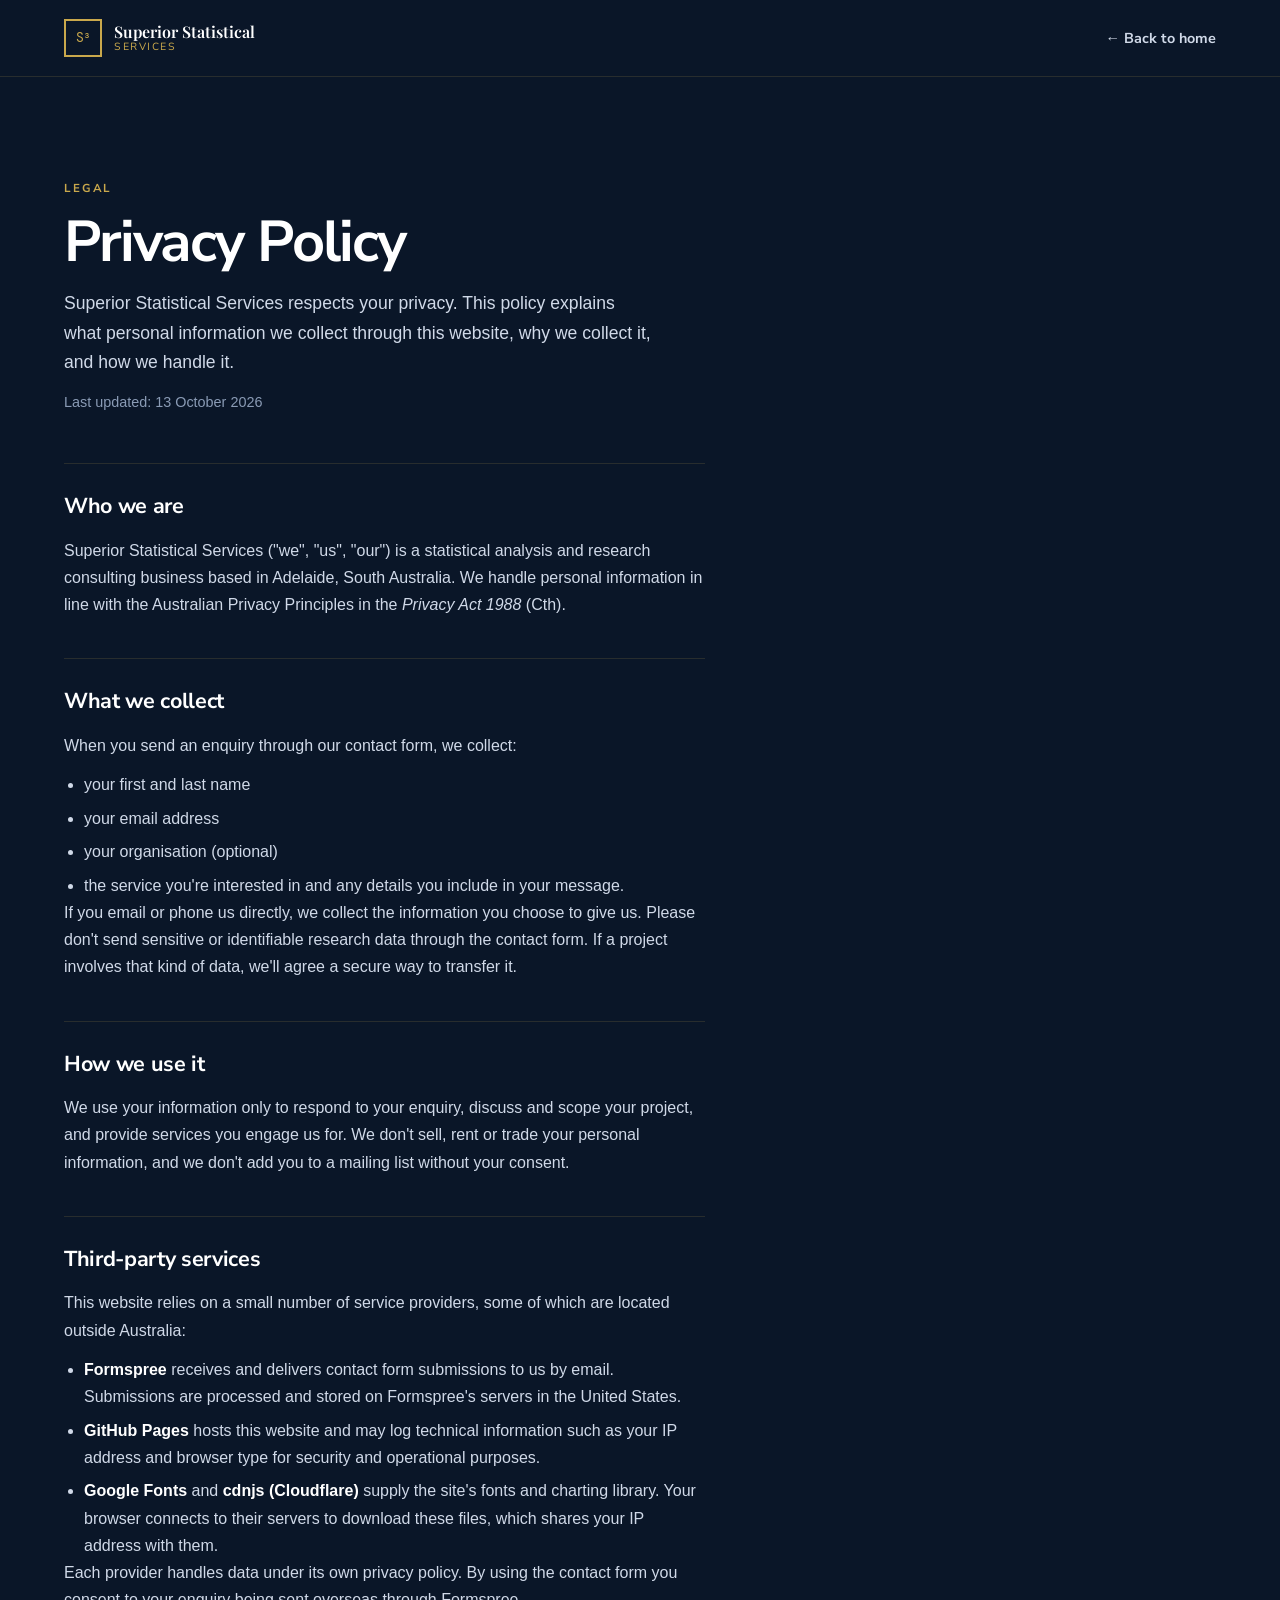
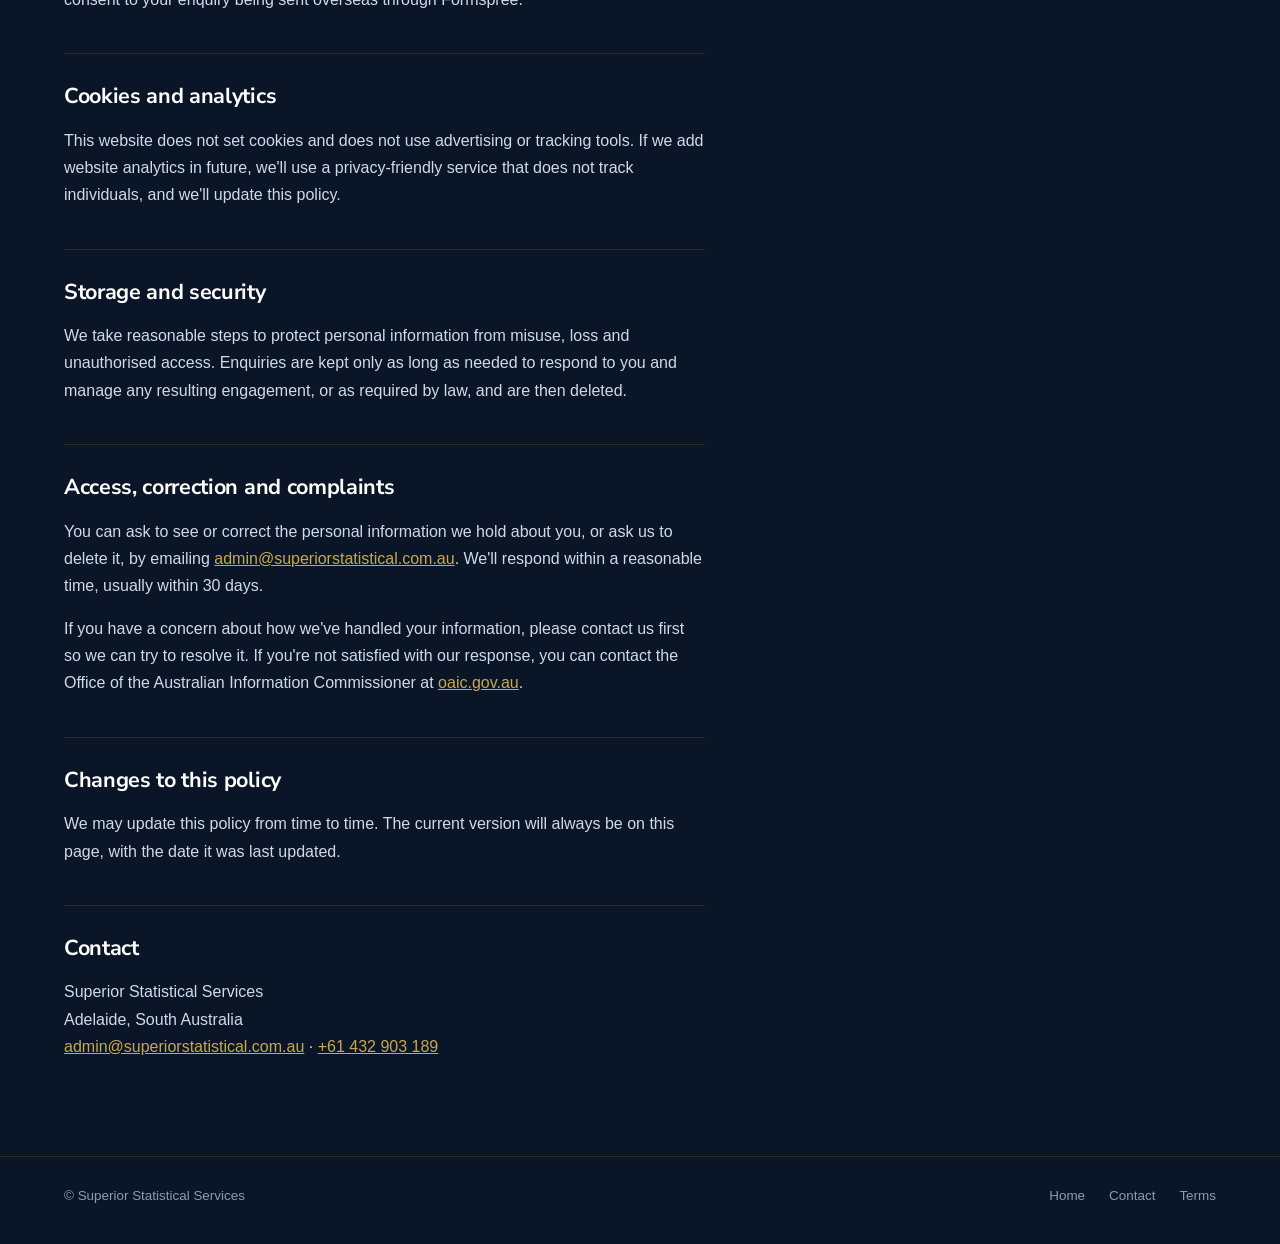
<file: privacy.html>
<!DOCTYPE html>
<html lang="en">
<head>
<meta charset="UTF-8">
<meta name="viewport" content="width=device-width, initial-scale=1.0" />
<meta name="theme-color" content="#0a1628" />
<link rel="icon" type="image/x-icon" href="/favicon.ico" />
<link rel="icon" type="image/png" sizes="32x32" href="/favicon-32x32.png" />
<link rel="icon" type="image/png" sizes="16x16" href="/favicon-16x16.png" />
<link rel="apple-touch-icon" sizes="180x180" href="/apple-touch-icon.png" />
<link rel="manifest" href="/site.webmanifest" />
<meta property="og:site_name" content="Superior Statistical Services" />
<meta property="og:locale" content="en_AU" />
<meta property="og:type" content="website" />
<meta property="og:image" content="https://superiorstatistical.com.au/og-image.png" />
<meta property="og:image:width" content="1200" />
<meta property="og:image:height" content="630" />
<meta name="twitter:card" content="summary_large_image" />
<link rel="preconnect" href="https://fonts.googleapis.com" />
<link rel="preconnect" href="https://fonts.gstatic.com" crossorigin />
<link href="https://fonts.googleapis.com/css2?family=Nunito+Sans:wght@300;400;700&display=swap" rel="stylesheet" />
<link href="https://fonts.googleapis.com/css2?family=DM+Mono&family=Playfair+Display:wght@600&display=swap&text=SuperiorStatcl%20%C2%B3" rel="stylesheet" />
<link rel="stylesheet" href="/page.css" />
<title>Privacy Policy | Superior Statistical Services</title>
<meta name="description" content="How Superior Statistical Services collects, uses, stores and protects personal information submitted through this website.">
<link rel="canonical" href="https://superiorstatistical.com.au/privacy.html" />
<meta property="og:title" content="Privacy Policy | Superior Statistical Services" />
<meta property="og:url" content="https://superiorstatistical.com.au/privacy.html" />
</head>
<body>

<header class="top">
  <div class="wrap">
    <a href="/" class="logo" aria-label="Superior Statistical Services home">
      <div class="logo-mark">S³</div>
      <div class="logo-text">Superior Statistical<span>Services</span></div>
    </a>
    <a href="/" class="back">← Back to home</a>
  </div>
</header>

<main>
  <div class="wrap">
    <span class="label">Legal</span>
    <h1>Privacy Policy</h1>
    <p class="lede">Superior Statistical Services respects your privacy. This policy explains what personal information we collect through this website, why we collect it, and how we handle it.</p>
    <p class="updated">Last updated: 13 October 2026</p>

    <div class="prose">
      <h2>Who we are</h2>
      <p>Superior Statistical Services ("we", "us", "our") is a statistical analysis and research consulting business based in Adelaide, South Australia. We handle personal information in line with the Australian Privacy Principles in the <em>Privacy Act 1988</em> (Cth).</p>

      <h2>What we collect</h2>
      <p>When you send an enquiry through our contact form, we collect:</p>
      <ul>
        <li>your first and last name</li>
        <li>your email address</li>
        <li>your organisation (optional)</li>
        <li>the service you're interested in and any details you include in your message.</li>
      </ul>
      <p>If you email or phone us directly, we collect the information you choose to give us. Please don't send sensitive or identifiable research data through the contact form. If a project involves that kind of data, we'll agree a secure way to transfer it.</p>

      <h2>How we use it</h2>
      <p>We use your information only to respond to your enquiry, discuss and scope your project, and provide services you engage us for. We don't sell, rent or trade your personal information, and we don't add you to a mailing list without your consent.</p>

      <h2>Third-party services</h2>
      <p>This website relies on a small number of service providers, some of which are located outside Australia:</p>
      <ul>
        <li><strong>Formspree</strong> receives and delivers contact form submissions to us by email. Submissions are processed and stored on Formspree's servers in the United States.</li>
        <li><strong>GitHub Pages</strong> hosts this website and may log technical information such as your IP address and browser type for security and operational purposes.</li>
        <li><strong>Google Fonts</strong> and <strong>cdnjs (Cloudflare)</strong> supply the site's fonts and charting library. Your browser connects to their servers to download these files, which shares your IP address with them.</li>
      </ul>
      <p>Each provider handles data under its own privacy policy. By using the contact form you consent to your enquiry being sent overseas through Formspree.</p>

      <h2>Cookies and analytics</h2>
      <p>This website does not set cookies and does not use advertising or tracking tools. If we add website analytics in future, we'll use a privacy-friendly service that does not track individuals, and we'll update this policy.</p>

      <h2>Storage and security</h2>
      <p>We take reasonable steps to protect personal information from misuse, loss and unauthorised access. Enquiries are kept only as long as needed to respond to you and manage any resulting engagement, or as required by law, and are then deleted.</p>

      <h2>Access, correction and complaints</h2>
      <p>You can ask to see or correct the personal information we hold about you, or ask us to delete it, by emailing <a href="mailto:admin@superiorstatistical.com.au">admin@superiorstatistical.com.au</a>. We'll respond within a reasonable time, usually within 30 days.</p>
      <p>If you have a concern about how we've handled your information, please contact us first so we can try to resolve it. If you're not satisfied with our response, you can contact the Office of the Australian Information Commissioner at <a href="https://www.oaic.gov.au" rel="noopener">oaic.gov.au</a>.</p>

      <h2>Changes to this policy</h2>
      <p>We may update this policy from time to time. The current version will always be on this page, with the date it was last updated.</p>

      <h2>Contact</h2>
      <p>Superior Statistical Services<br>Adelaide, South Australia<br><a href="mailto:admin@superiorstatistical.com.au">admin@superiorstatistical.com.au</a> · <a href="tel:+61432903189">+61 432 903 189</a></p>
    </div>
  </div>
</main>

<footer>
  <div class="wrap">
    <span>© Superior Statistical Services</span>
    <ul>
      <li><a href="/">Home</a></li>
      <li><a href="/#contact">Contact</a></li>
      <li><a href="/terms.html">Terms</a></li>
    </ul>
  </div>
</footer>

</body>
</html>
</file>
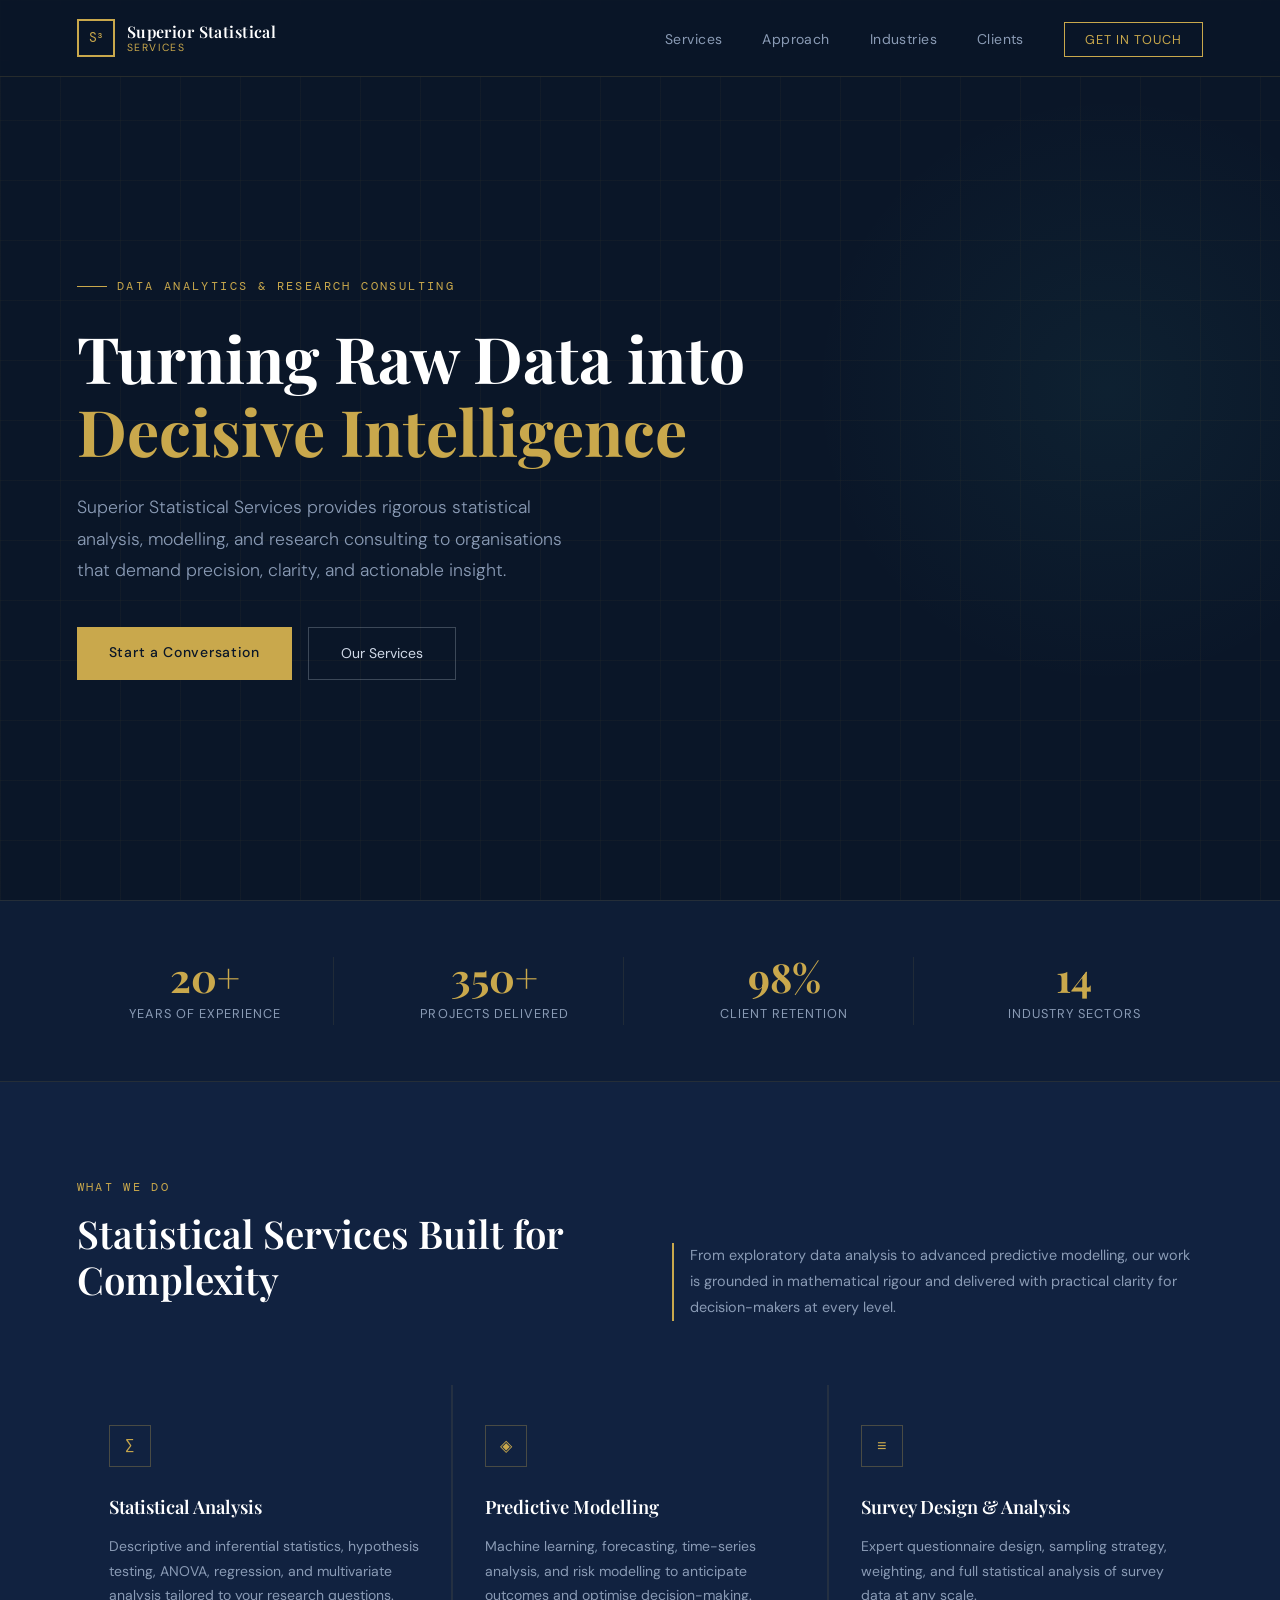
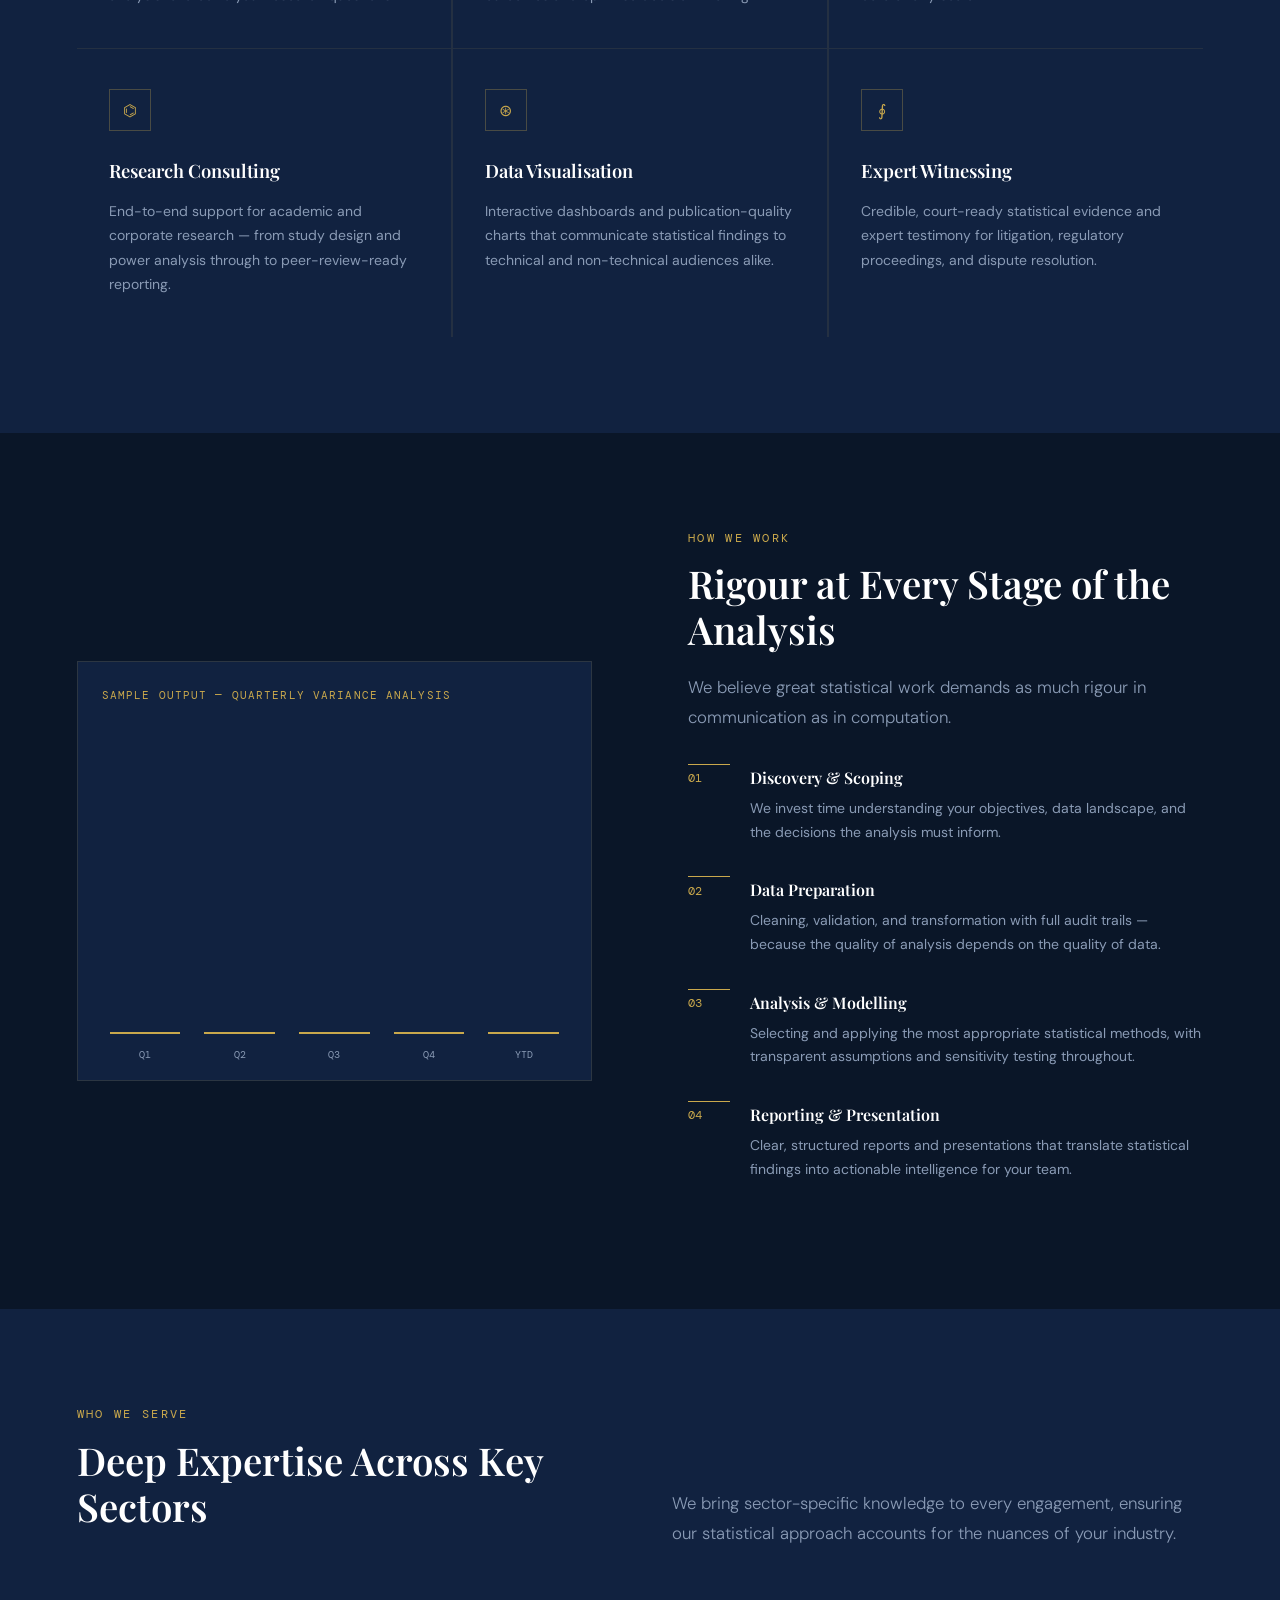
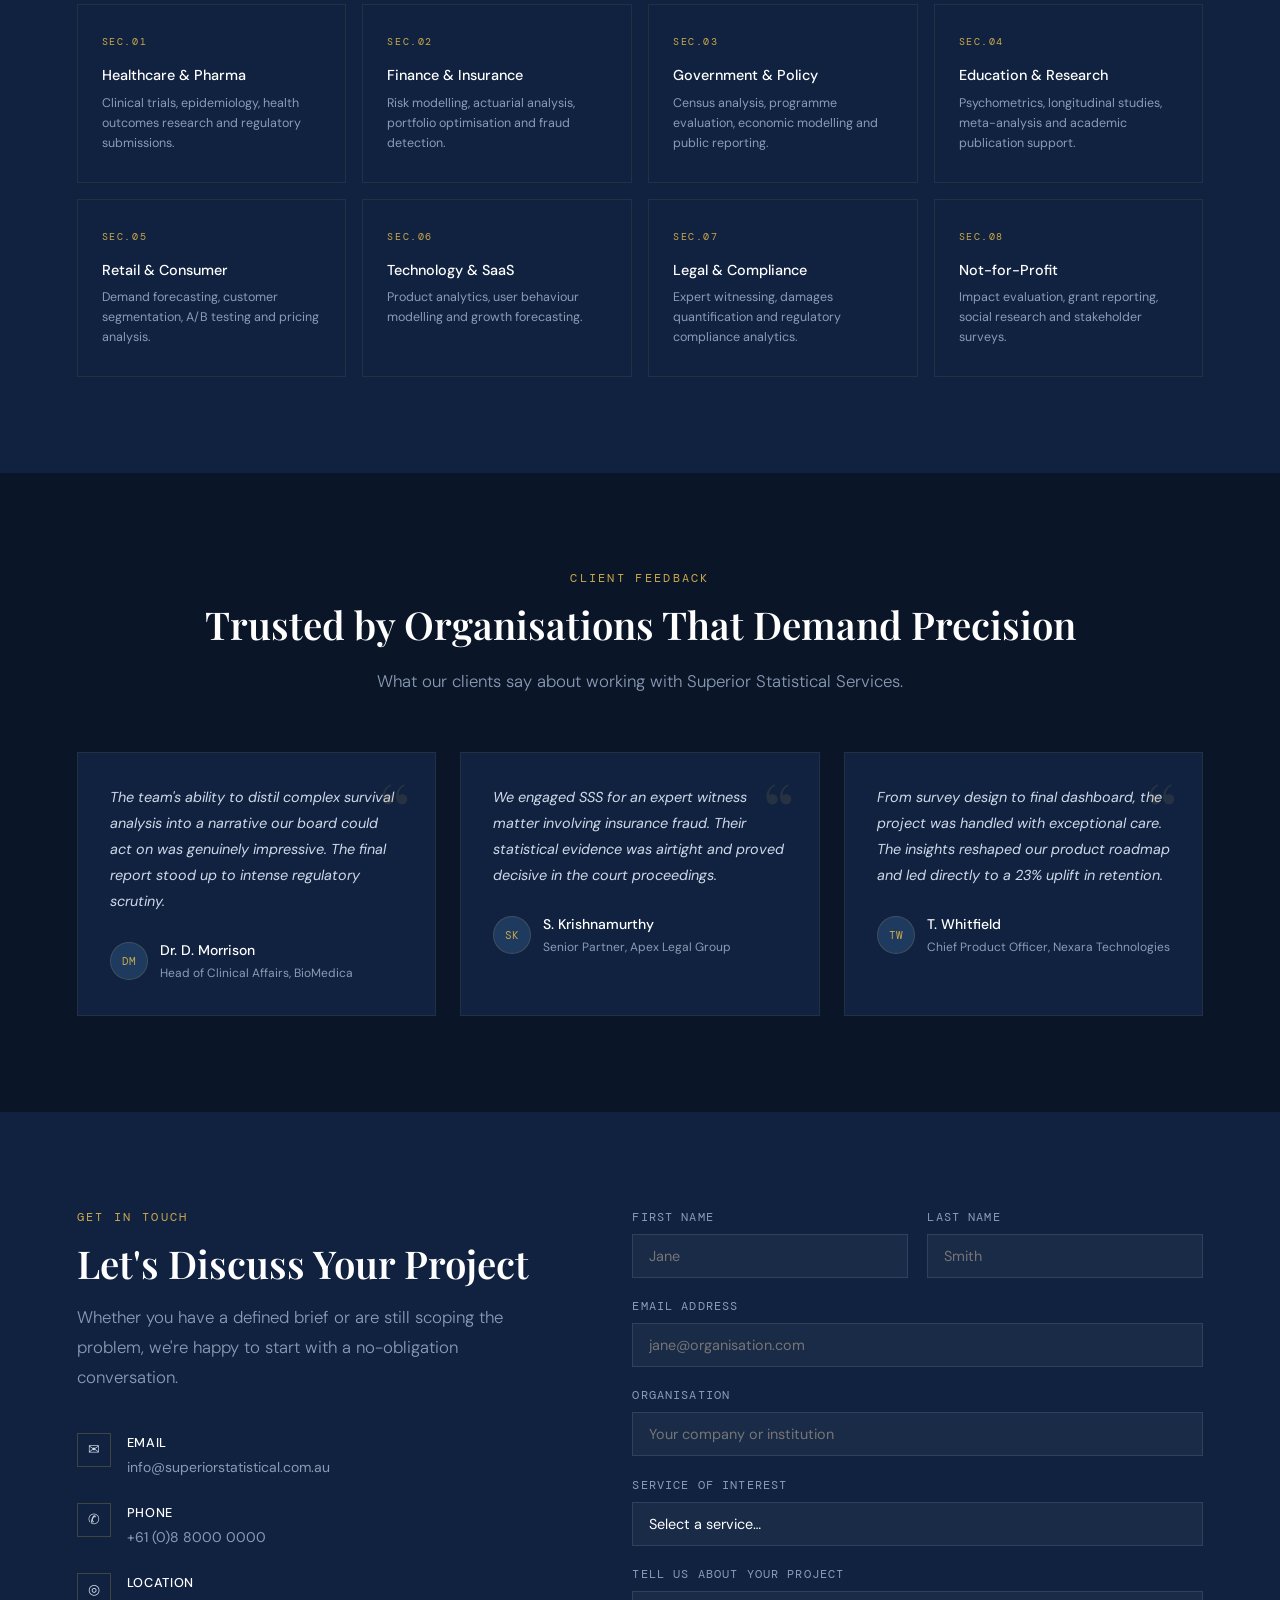
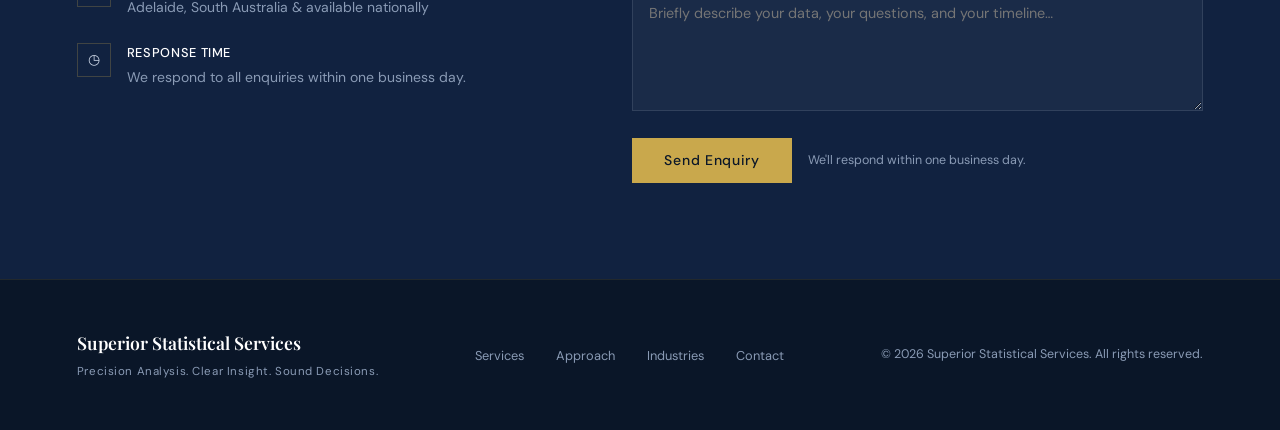
<file: superior-statistical-services (1).html>
<!DOCTYPE html>
<html lang="en">
<head>
<meta charset="UTF-8">
<meta name="viewport" content="width=device-width, initial-scale=1.0">
<title>Superior Statistical Services</title>
<link rel="preconnect" href="https://fonts.googleapis.com">
<link href="https://fonts.googleapis.com/css2?family=Playfair+Display:wght@400;600;700&family=DM+Sans:wght@300;400;500&family=DM+Mono:wght@400;500&display=swap" rel="stylesheet">
<style>
  :root {
    --navy: #0a1628;
    --navy-mid: #112240;
    --navy-light: #1e3a5f;
    --gold: #c9a84c;
    --gold-light: #e8c96a;
    --cream: #f8f4ec;
    --cream-dark: #ede8db;
    --white: #ffffff;
    --text-muted: #8a9bb5;
    --text-body: #d0d9e8;
    --accent-teal: #4ecdc4;
  }

  * { margin: 0; padding: 0; box-sizing: border-box; }

  html { scroll-behavior: smooth; }

  body {
    font-family: 'DM Sans', sans-serif;
    background: var(--navy);
    color: var(--text-body);
    line-height: 1.7;
    overflow-x: hidden;
  }

  /* ---- NAV ---- */
  nav {
    position: fixed;
    top: 0; left: 0; right: 0;
    z-index: 100;
    display: flex;
    justify-content: space-between;
    align-items: center;
    padding: 1.2rem 6%;
    background: rgba(10, 22, 40, 0.92);
    backdrop-filter: blur(12px);
    border-bottom: 1px solid rgba(201, 168, 76, 0.15);
  }

  .logo {
    display: flex;
    align-items: center;
    gap: 12px;
    text-decoration: none;
  }

  .logo-mark {
    width: 38px;
    height: 38px;
    border: 2px solid var(--gold);
    display: flex;
    align-items: center;
    justify-content: center;
    font-family: 'DM Mono', monospace;
    font-size: 13px;
    color: var(--gold);
    letter-spacing: -1px;
  }

  .logo-text {
    font-family: 'Playfair Display', serif;
    font-size: 1rem;
    color: var(--white);
    font-weight: 600;
    line-height: 1.2;
  }

  .logo-text span {
    display: block;
    font-family: 'DM Sans', sans-serif;
    font-size: 0.65rem;
    color: var(--gold);
    font-weight: 400;
    letter-spacing: 0.15em;
    text-transform: uppercase;
  }

  nav ul {
    list-style: none;
    display: flex;
    gap: 2.5rem;
    align-items: center;
  }

  nav a {
    text-decoration: none;
    color: var(--text-muted);
    font-size: 0.875rem;
    font-weight: 400;
    letter-spacing: 0.03em;
    transition: color 0.2s;
  }

  nav a:hover { color: var(--gold); }

  .nav-cta {
    background: transparent;
    border: 1px solid var(--gold);
    color: var(--gold) !important;
    padding: 0.5rem 1.25rem;
    font-size: 0.8rem !important;
    letter-spacing: 0.08em;
    text-transform: uppercase;
    transition: background 0.2s, color 0.2s !important;
  }

  .nav-cta:hover {
    background: var(--gold) !important;
    color: var(--navy) !important;
  }

  /* ---- HERO ---- */
  .hero {
    min-height: 100vh;
    display: flex;
    align-items: center;
    padding: 8rem 6% 5rem;
    position: relative;
    overflow: hidden;
  }

  .hero-grid {
    position: absolute;
    inset: 0;
    background-image:
      linear-gradient(rgba(201, 168, 76, 0.04) 1px, transparent 1px),
      linear-gradient(90deg, rgba(201, 168, 76, 0.04) 1px, transparent 1px);
    background-size: 60px 60px;
  }

  .hero-glow {
    position: absolute;
    top: 10%;
    right: -10%;
    width: 600px;
    height: 600px;
    background: radial-gradient(ellipse, rgba(78, 205, 196, 0.06) 0%, transparent 70%);
    pointer-events: none;
  }

  .hero-content {
    position: relative;
    max-width: 700px;
  }

  .hero-eyebrow {
    display: inline-flex;
    align-items: center;
    gap: 10px;
    font-family: 'DM Mono', monospace;
    font-size: 0.75rem;
    color: var(--gold);
    letter-spacing: 0.2em;
    text-transform: uppercase;
    margin-bottom: 1.5rem;
  }

  .hero-eyebrow::before {
    content: '';
    display: block;
    width: 30px;
    height: 1px;
    background: var(--gold);
  }

  h1 {
    font-family: 'Playfair Display', serif;
    font-size: clamp(2.5rem, 5vw, 4rem);
    font-weight: 700;
    color: var(--white);
    line-height: 1.15;
    margin-bottom: 1.5rem;
  }

  h1 em {
    font-style: normal;
    color: var(--gold);
  }

  .hero-desc {
    font-size: 1.1rem;
    color: var(--text-muted);
    font-weight: 300;
    max-width: 520px;
    margin-bottom: 2.5rem;
    line-height: 1.8;
  }

  .hero-actions {
    display: flex;
    gap: 1rem;
    flex-wrap: wrap;
  }

  .btn-primary {
    background: var(--gold);
    color: var(--navy);
    border: none;
    padding: 0.85rem 2rem;
    font-family: 'DM Sans', sans-serif;
    font-size: 0.875rem;
    font-weight: 500;
    letter-spacing: 0.05em;
    cursor: pointer;
    text-decoration: none;
    display: inline-block;
    transition: background 0.2s, transform 0.15s;
  }

  .btn-primary:hover {
    background: var(--gold-light);
    transform: translateY(-1px);
  }

  .btn-secondary {
    background: transparent;
    color: var(--text-body);
    border: 1px solid rgba(208, 217, 232, 0.25);
    padding: 0.85rem 2rem;
    font-family: 'DM Sans', sans-serif;
    font-size: 0.875rem;
    font-weight: 400;
    cursor: pointer;
    text-decoration: none;
    display: inline-block;
    transition: border-color 0.2s, color 0.2s;
  }

  .btn-secondary:hover {
    border-color: var(--gold);
    color: var(--gold);
  }

  /* ---- STATS BAR ---- */
  .stats-bar {
    padding: 3.5rem 6%;
    border-top: 1px solid rgba(201, 168, 76, 0.12);
    border-bottom: 1px solid rgba(201, 168, 76, 0.12);
    display: grid;
    grid-template-columns: repeat(4, 1fr);
    gap: 2rem;
    background: rgba(17, 34, 64, 0.6);
  }

  .stat-item {
    text-align: center;
    padding: 0 1rem;
    border-right: 1px solid rgba(201, 168, 76, 0.1);
  }

  .stat-item:last-child { border-right: none; }

  .stat-number {
    font-family: 'Playfair Display', serif;
    font-size: 2.5rem;
    color: var(--gold);
    font-weight: 700;
    line-height: 1;
    margin-bottom: 0.4rem;
  }

  .stat-label {
    font-size: 0.8rem;
    color: var(--text-muted);
    letter-spacing: 0.08em;
    text-transform: uppercase;
  }

  /* ---- SECTION COMMON ---- */
  section { padding: 6rem 6%; }

  .section-tag {
    font-family: 'DM Mono', monospace;
    font-size: 0.72rem;
    color: var(--gold);
    letter-spacing: 0.2em;
    text-transform: uppercase;
    margin-bottom: 0.75rem;
    display: block;
  }

  h2 {
    font-family: 'Playfair Display', serif;
    font-size: clamp(1.8rem, 3vw, 2.6rem);
    color: var(--white);
    font-weight: 600;
    line-height: 1.2;
    margin-bottom: 1.2rem;
  }

  .section-lead {
    font-size: 1.05rem;
    color: var(--text-muted);
    font-weight: 300;
    max-width: 560px;
    line-height: 1.8;
  }

  /* ---- SERVICES ---- */
  #services { background: var(--navy-mid); }

  .services-intro {
    display: grid;
    grid-template-columns: 1fr 1fr;
    gap: 4rem;
    align-items: end;
    margin-bottom: 4rem;
  }

  .services-note {
    font-size: 0.9rem;
    color: var(--text-muted);
    border-left: 2px solid var(--gold);
    padding-left: 1rem;
    line-height: 1.8;
  }

  .services-grid {
    display: grid;
    grid-template-columns: repeat(3, 1fr);
    gap: 1.5px;
    background: rgba(201, 168, 76, 0.1);
  }

  .service-card {
    background: var(--navy-mid);
    padding: 2.5rem 2rem;
    transition: background 0.3s;
    cursor: default;
  }

  .service-card:hover { background: var(--navy-light); }

  .service-icon {
    width: 42px;
    height: 42px;
    border: 1px solid rgba(201, 168, 76, 0.3);
    display: flex;
    align-items: center;
    justify-content: center;
    margin-bottom: 1.5rem;
    font-family: 'DM Mono', monospace;
    font-size: 1rem;
    color: var(--gold);
  }

  .service-card h3 {
    font-family: 'Playfair Display', serif;
    font-size: 1.15rem;
    color: var(--white);
    font-weight: 600;
    margin-bottom: 0.75rem;
  }

  .service-card p {
    font-size: 0.875rem;
    color: var(--text-muted);
    line-height: 1.75;
  }

  /* ---- APPROACH ---- */
  #approach {
    display: grid;
    grid-template-columns: 1fr 1fr;
    gap: 6rem;
    align-items: center;
  }

  .approach-visual {
    position: relative;
    height: 420px;
  }

  .approach-chart {
    position: absolute;
    inset: 0;
    background: var(--navy-mid);
    border: 1px solid rgba(201, 168, 76, 0.15);
    overflow: hidden;
    display: flex;
    align-items: flex-end;
    padding: 2rem 2rem 3rem;
    gap: 1.5rem;
  }

  .bar {
    flex: 1;
    background: rgba(201, 168, 76, 0.15);
    position: relative;
    transition: background 0.3s;
  }

  .bar:hover { background: rgba(201, 168, 76, 0.35); }

  .bar::after {
    content: attr(data-label);
    position: absolute;
    bottom: -2rem;
    left: 50%;
    transform: translateX(-50%);
    font-family: 'DM Mono', monospace;
    font-size: 0.65rem;
    color: var(--text-muted);
    white-space: nowrap;
  }

  .bar-fill {
    width: 100%;
    background: linear-gradient(to top, var(--gold), rgba(201, 168, 76, 0.4));
    position: absolute;
    bottom: 0;
  }

  .bar-line {
    position: absolute;
    top: 0;
    left: 0;
    right: 0;
    height: 2px;
    background: var(--gold);
  }

  .approach-label {
    position: absolute;
    top: 1.5rem;
    left: 1.5rem;
    font-family: 'DM Mono', monospace;
    font-size: 0.7rem;
    color: var(--gold);
    letter-spacing: 0.1em;
    text-transform: uppercase;
  }

  .approach-steps { margin-top: 2rem; }

  .step {
    display: grid;
    grid-template-columns: 42px 1fr;
    gap: 1.25rem;
    align-items: start;
    margin-bottom: 2rem;
  }

  .step-num {
    font-family: 'DM Mono', monospace;
    font-size: 0.75rem;
    color: var(--gold);
    padding-top: 0.2rem;
    border-top: 1px solid var(--gold);
  }

  .step h4 {
    font-family: 'Playfair Display', serif;
    font-size: 1rem;
    color: var(--white);
    font-weight: 600;
    margin-bottom: 0.35rem;
  }

  .step p { font-size: 0.875rem; color: var(--text-muted); line-height: 1.7; }

  /* ---- INDUSTRIES ---- */
  #industries { background: var(--navy-mid); }

  .industries-header {
    display: grid;
    grid-template-columns: 1fr 1fr;
    gap: 4rem;
    align-items: end;
    margin-bottom: 3.5rem;
  }

  .industries-list {
    display: grid;
    grid-template-columns: repeat(4, 1fr);
    gap: 1rem;
  }

  .industry-item {
    padding: 1.75rem 1.5rem;
    border: 1px solid rgba(201, 168, 76, 0.1);
    transition: border-color 0.3s, background 0.3s;
    cursor: default;
  }

  .industry-item:hover {
    border-color: rgba(201, 168, 76, 0.4);
    background: rgba(201, 168, 76, 0.04);
  }

  .industry-code {
    font-family: 'DM Mono', monospace;
    font-size: 0.65rem;
    color: var(--gold);
    letter-spacing: 0.15em;
    margin-bottom: 0.75rem;
    display: block;
  }

  .industry-item h4 {
    font-size: 0.9rem;
    color: var(--white);
    font-weight: 500;
    margin-bottom: 0.4rem;
  }

  .industry-item p {
    font-size: 0.78rem;
    color: var(--text-muted);
    line-height: 1.6;
  }

  /* ---- TESTIMONIALS ---- */
  #testimonials {
    text-align: center;
  }

  .testimonials-header { margin-bottom: 3.5rem; }
  .testimonials-header .section-lead { margin: 0 auto; }

  .testimonials-grid {
    display: grid;
    grid-template-columns: repeat(3, 1fr);
    gap: 1.5rem;
    margin-top: 3rem;
  }

  .testimonial-card {
    text-align: left;
    padding: 2rem;
    background: var(--navy-mid);
    border: 1px solid rgba(201, 168, 76, 0.1);
    position: relative;
  }

  .testimonial-card::before {
    content: '\201C';
    position: absolute;
    top: 1rem;
    right: 1.5rem;
    font-family: 'Playfair Display', serif;
    font-size: 5rem;
    color: rgba(201, 168, 76, 0.12);
    line-height: 1;
  }

  .testimonial-text {
    font-size: 0.9rem;
    color: var(--text-body);
    line-height: 1.8;
    margin-bottom: 1.5rem;
    font-style: italic;
  }

  .testimonial-author {
    display: flex;
    align-items: center;
    gap: 12px;
  }

  .author-avatar {
    width: 38px;
    height: 38px;
    border-radius: 50%;
    background: var(--navy-light);
    border: 1px solid rgba(201, 168, 76, 0.2);
    display: flex;
    align-items: center;
    justify-content: center;
    font-family: 'DM Mono', monospace;
    font-size: 0.7rem;
    color: var(--gold);
  }

  .author-name {
    font-size: 0.875rem;
    color: var(--white);
    font-weight: 500;
  }

  .author-role {
    font-size: 0.75rem;
    color: var(--text-muted);
  }

  /* ---- CONTACT ---- */
  #contact { background: var(--navy-mid); }

  .contact-inner {
    display: grid;
    grid-template-columns: 1fr 1.2fr;
    gap: 5rem;
    align-items: start;
  }

  .contact-info h2 { margin-bottom: 1rem; }

  .contact-details { margin-top: 2.5rem; }

  .contact-item {
    display: flex;
    gap: 1rem;
    margin-bottom: 1.5rem;
    align-items: flex-start;
  }

  .contact-item-icon {
    width: 34px;
    height: 34px;
    border: 1px solid rgba(201, 168, 76, 0.25);
    display: flex;
    align-items: center;
    justify-content: center;
    flex-shrink: 0;
    font-size: 14px;
  }

  .contact-item-text {
    font-size: 0.875rem;
    color: var(--text-muted);
    line-height: 1.6;
  }

  .contact-item-text strong {
    display: block;
    color: var(--white);
    font-weight: 500;
    margin-bottom: 0.2rem;
    font-size: 0.8rem;
    letter-spacing: 0.05em;
    text-transform: uppercase;
  }

  .contact-form {
    display: flex;
    flex-direction: column;
    gap: 1.2rem;
  }

  .form-row {
    display: grid;
    grid-template-columns: 1fr 1fr;
    gap: 1.2rem;
  }

  .form-field {
    display: flex;
    flex-direction: column;
    gap: 0.4rem;
  }

  label {
    font-size: 0.72rem;
    color: var(--text-muted);
    letter-spacing: 0.1em;
    text-transform: uppercase;
    font-family: 'DM Mono', monospace;
  }

  input, select, textarea {
    background: rgba(255,255,255,0.04);
    border: 1px solid rgba(208, 217, 232, 0.12);
    color: var(--white);
    padding: 0.75rem 1rem;
    font-family: 'DM Sans', sans-serif;
    font-size: 0.9rem;
    outline: none;
    transition: border-color 0.2s;
    -webkit-appearance: none;
    appearance: none;
  }

  input:focus, select:focus, textarea:focus {
    border-color: rgba(201, 168, 76, 0.5);
  }

  select option { background: var(--navy-mid); }

  textarea { resize: vertical; min-height: 120px; }

  .form-submit {
    display: flex;
    align-items: center;
    gap: 1rem;
    margin-top: 0.5rem;
  }

  /* ---- FOOTER ---- */
  footer {
    border-top: 1px solid rgba(201, 168, 76, 0.12);
    padding: 3rem 6%;
    display: flex;
    justify-content: space-between;
    align-items: center;
    gap: 2rem;
    flex-wrap: wrap;
  }

  .footer-brand {
    font-family: 'Playfair Display', serif;
    font-size: 1.1rem;
    color: var(--white);
    font-weight: 600;
  }

  .footer-brand span {
    display: block;
    font-family: 'DM Sans', sans-serif;
    font-size: 0.72rem;
    color: var(--text-muted);
    font-weight: 400;
    margin-top: 0.25rem;
    letter-spacing: 0.05em;
  }

  .footer-links {
    display: flex;
    gap: 2rem;
    list-style: none;
  }

  .footer-links a {
    font-size: 0.8rem;
    color: var(--text-muted);
    text-decoration: none;
    transition: color 0.2s;
  }

  .footer-links a:hover { color: var(--gold); }

  .footer-copy {
    font-size: 0.78rem;
    color: var(--text-muted);
  }

  /* ---- RESPONSIVE ---- */
  @media (max-width: 900px) {
    nav ul { display: none; }
    .services-intro, .services-grid, #approach, .industries-header,
    .testimonials-grid, .contact-inner { grid-template-columns: 1fr; }
    .industries-list { grid-template-columns: repeat(2, 1fr); }
    .stats-bar { grid-template-columns: repeat(2, 1fr); }
    .stat-item:nth-child(2) { border-right: none; }
    .approach-visual { height: 280px; }
    .form-row { grid-template-columns: 1fr; }
  }
</style>
</head>
<body>

<!-- NAV -->
<nav>
  <a href="#" class="logo">
    <div class="logo-mark">S³</div>
    <div class="logo-text">Superior Statistical
      <span>Services</span>
    </div>
  </a>
  <ul>
    <li><a href="#services">Services</a></li>
    <li><a href="#approach">Approach</a></li>
    <li><a href="#industries">Industries</a></li>
    <li><a href="#testimonials">Clients</a></li>
    <li><a href="#contact" class="nav-cta">Get in Touch</a></li>
  </ul>
</nav>

<!-- HERO -->
<section class="hero">
  <div class="hero-grid"></div>
  <div class="hero-glow"></div>
  <div class="hero-content">
    <div class="hero-eyebrow">Data Analytics &amp; Research Consulting</div>
    <h1>Turning Raw Data into<br><em>Decisive Intelligence</em></h1>
    <p class="hero-desc">Superior Statistical Services provides rigorous statistical analysis, modelling, and research consulting to organisations that demand precision, clarity, and actionable insight.</p>
    <div class="hero-actions">
      <a href="#contact" class="btn-primary">Start a Conversation</a>
      <a href="#services" class="btn-secondary">Our Services</a>
    </div>
  </div>
</section>

<!-- STATS BAR -->
<div class="stats-bar">
  <div class="stat-item">
    <div class="stat-number">20+</div>
    <div class="stat-label">Years of Experience</div>
  </div>
  <div class="stat-item">
    <div class="stat-number">350+</div>
    <div class="stat-label">Projects Delivered</div>
  </div>
  <div class="stat-item">
    <div class="stat-number">98%</div>
    <div class="stat-label">Client Retention</div>
  </div>
  <div class="stat-item">
    <div class="stat-number">14</div>
    <div class="stat-label">Industry Sectors</div>
  </div>
</div>

<!-- SERVICES -->
<section id="services">
  <div class="services-intro">
    <div>
      <span class="section-tag">What We Do</span>
      <h2>Statistical Services Built for Complexity</h2>
    </div>
    <p class="services-note">From exploratory data analysis to advanced predictive modelling, our work is grounded in mathematical rigour and delivered with practical clarity for decision-makers at every level.</p>
  </div>

  <div class="services-grid">
    <div class="service-card">
      <div class="service-icon">∑</div>
      <h3>Statistical Analysis</h3>
      <p>Descriptive and inferential statistics, hypothesis testing, ANOVA, regression, and multivariate analysis tailored to your research questions.</p>
    </div>
    <div class="service-card">
      <div class="service-icon">◈</div>
      <h3>Predictive Modelling</h3>
      <p>Machine learning, forecasting, time-series analysis, and risk modelling to anticipate outcomes and optimise decision-making.</p>
    </div>
    <div class="service-card">
      <div class="service-icon">≡</div>
      <h3>Survey Design &amp; Analysis</h3>
      <p>Expert questionnaire design, sampling strategy, weighting, and full statistical analysis of survey data at any scale.</p>
    </div>
    <div class="service-card">
      <div class="service-icon">⌬</div>
      <h3>Research Consulting</h3>
      <p>End-to-end support for academic and corporate research — from study design and power analysis through to peer-review-ready reporting.</p>
    </div>
    <div class="service-card">
      <div class="service-icon">⊛</div>
      <h3>Data Visualisation</h3>
      <p>Interactive dashboards and publication-quality charts that communicate statistical findings to technical and non-technical audiences alike.</p>
    </div>
    <div class="service-card">
      <div class="service-icon">∮</div>
      <h3>Expert Witnessing</h3>
      <p>Credible, court-ready statistical evidence and expert testimony for litigation, regulatory proceedings, and dispute resolution.</p>
    </div>
  </div>
</section>

<!-- APPROACH -->
<section id="approach" style="padding: 6rem 6%;">
  <div class="approach-visual">
    <div class="approach-chart">
      <span class="approach-label">Sample Output — Quarterly Variance Analysis</span>
      <div class="bar" data-label="Q1">
        <div class="bar-fill" style="height: 55%;"></div>
        <div class="bar-line"></div>
      </div>
      <div class="bar" data-label="Q2">
        <div class="bar-fill" style="height: 72%;"></div>
        <div class="bar-line"></div>
      </div>
      <div class="bar" data-label="Q3">
        <div class="bar-fill" style="height: 48%;"></div>
        <div class="bar-line"></div>
      </div>
      <div class="bar" data-label="Q4">
        <div class="bar-fill" style="height: 88%;"></div>
        <div class="bar-line"></div>
      </div>
      <div class="bar" data-label="YTD">
        <div class="bar-fill" style="height: 65%;"></div>
        <div class="bar-line"></div>
      </div>
    </div>
  </div>

  <div class="approach-content">
    <span class="section-tag">How We Work</span>
    <h2>Rigour at Every Stage of the Analysis</h2>
    <p class="section-lead">We believe great statistical work demands as much rigour in communication as in computation.</p>

    <div class="approach-steps">
      <div class="step">
        <div class="step-num">01</div>
        <div>
          <h4>Discovery &amp; Scoping</h4>
          <p>We invest time understanding your objectives, data landscape, and the decisions the analysis must inform.</p>
        </div>
      </div>
      <div class="step">
        <div class="step-num">02</div>
        <div>
          <h4>Data Preparation</h4>
          <p>Cleaning, validation, and transformation with full audit trails — because the quality of analysis depends on the quality of data.</p>
        </div>
      </div>
      <div class="step">
        <div class="step-num">03</div>
        <div>
          <h4>Analysis &amp; Modelling</h4>
          <p>Selecting and applying the most appropriate statistical methods, with transparent assumptions and sensitivity testing throughout.</p>
        </div>
      </div>
      <div class="step">
        <div class="step-num">04</div>
        <div>
          <h4>Reporting &amp; Presentation</h4>
          <p>Clear, structured reports and presentations that translate statistical findings into actionable intelligence for your team.</p>
        </div>
      </div>
    </div>
  </div>
</section>

<!-- INDUSTRIES -->
<section id="industries">
  <div class="industries-header">
    <div>
      <span class="section-tag">Who We Serve</span>
      <h2>Deep Expertise Across Key Sectors</h2>
    </div>
    <p class="section-lead">We bring sector-specific knowledge to every engagement, ensuring our statistical approach accounts for the nuances of your industry.</p>
  </div>

  <div class="industries-list">
    <div class="industry-item">
      <span class="industry-code">SEC.01</span>
      <h4>Healthcare &amp; Pharma</h4>
      <p>Clinical trials, epidemiology, health outcomes research and regulatory submissions.</p>
    </div>
    <div class="industry-item">
      <span class="industry-code">SEC.02</span>
      <h4>Finance &amp; Insurance</h4>
      <p>Risk modelling, actuarial analysis, portfolio optimisation and fraud detection.</p>
    </div>
    <div class="industry-item">
      <span class="industry-code">SEC.03</span>
      <h4>Government &amp; Policy</h4>
      <p>Census analysis, programme evaluation, economic modelling and public reporting.</p>
    </div>
    <div class="industry-item">
      <span class="industry-code">SEC.04</span>
      <h4>Education &amp; Research</h4>
      <p>Psychometrics, longitudinal studies, meta-analysis and academic publication support.</p>
    </div>
    <div class="industry-item">
      <span class="industry-code">SEC.05</span>
      <h4>Retail &amp; Consumer</h4>
      <p>Demand forecasting, customer segmentation, A/B testing and pricing analysis.</p>
    </div>
    <div class="industry-item">
      <span class="industry-code">SEC.06</span>
      <h4>Technology &amp; SaaS</h4>
      <p>Product analytics, user behaviour modelling and growth forecasting.</p>
    </div>
    <div class="industry-item">
      <span class="industry-code">SEC.07</span>
      <h4>Legal &amp; Compliance</h4>
      <p>Expert witnessing, damages quantification and regulatory compliance analytics.</p>
    </div>
    <div class="industry-item">
      <span class="industry-code">SEC.08</span>
      <h4>Not-for-Profit</h4>
      <p>Impact evaluation, grant reporting, social research and stakeholder surveys.</p>
    </div>
  </div>
</section>

<!-- TESTIMONIALS -->
<section id="testimonials">
  <div class="testimonials-header">
    <span class="section-tag">Client Feedback</span>
    <h2>Trusted by Organisations That Demand Precision</h2>
    <p class="section-lead">What our clients say about working with Superior Statistical Services.</p>
  </div>

  <div class="testimonials-grid">
    <div class="testimonial-card">
      <p class="testimonial-text">The team's ability to distil complex survival analysis into a narrative our board could act on was genuinely impressive. The final report stood up to intense regulatory scrutiny.</p>
      <div class="testimonial-author">
        <div class="author-avatar">DM</div>
        <div>
          <div class="author-name">Dr. D. Morrison</div>
          <div class="author-role">Head of Clinical Affairs, BioMedica</div>
        </div>
      </div>
    </div>
    <div class="testimonial-card">
      <p class="testimonial-text">We engaged SSS for an expert witness matter involving insurance fraud. Their statistical evidence was airtight and proved decisive in the court proceedings.</p>
      <div class="testimonial-author">
        <div class="author-avatar">SK</div>
        <div>
          <div class="author-name">S. Krishnamurthy</div>
          <div class="author-role">Senior Partner, Apex Legal Group</div>
        </div>
      </div>
    </div>
    <div class="testimonial-card">
      <p class="testimonial-text">From survey design to final dashboard, the project was handled with exceptional care. The insights reshaped our product roadmap and led directly to a 23% uplift in retention.</p>
      <div class="testimonial-author">
        <div class="author-avatar">TW</div>
        <div>
          <div class="author-name">T. Whitfield</div>
          <div class="author-role">Chief Product Officer, Nexara Technologies</div>
        </div>
      </div>
    </div>
  </div>
</section>

<!-- CONTACT -->
<section id="contact">
  <div class="contact-inner">
    <div class="contact-info">
      <span class="section-tag">Get in Touch</span>
      <h2>Let's Discuss Your Project</h2>
      <p class="section-lead">Whether you have a defined brief or are still scoping the problem, we're happy to start with a no-obligation conversation.</p>

      <div class="contact-details">
        <div class="contact-item">
          <div class="contact-item-icon">✉</div>
          <div class="contact-item-text">
            <strong>Email</strong>
            info@superiorstatistical.com.au
          </div>
        </div>
        <div class="contact-item">
          <div class="contact-item-icon">✆</div>
          <div class="contact-item-text">
            <strong>Phone</strong>
            +61 (0)8 8000 0000
          </div>
        </div>
        <div class="contact-item">
          <div class="contact-item-icon">◎</div>
          <div class="contact-item-text">
            <strong>Location</strong>
            Adelaide, South Australia &amp; available nationally
          </div>
        </div>
        <div class="contact-item">
          <div class="contact-item-icon">◷</div>
          <div class="contact-item-text">
            <strong>Response Time</strong>
            We respond to all enquiries within one business day.
          </div>
        </div>
      </div>
    </div>

    <form class="contact-form" onsubmit="handleSubmit(event)">
      <div class="form-row">
        <div class="form-field">
          <label for="fname">First Name</label>
          <input type="text" id="fname" placeholder="Jane">
        </div>
        <div class="form-field">
          <label for="lname">Last Name</label>
          <input type="text" id="lname" placeholder="Smith">
        </div>
      </div>
      <div class="form-field">
        <label for="email">Email Address</label>
        <input type="email" id="email" placeholder="jane@organisation.com">
      </div>
      <div class="form-field">
        <label for="org">Organisation</label>
        <input type="text" id="org" placeholder="Your company or institution">
      </div>
      <div class="form-field">
        <label for="service">Service of Interest</label>
        <select id="service">
          <option value="" disabled selected>Select a service…</option>
          <option>Statistical Analysis</option>
          <option>Predictive Modelling</option>
          <option>Survey Design &amp; Analysis</option>
          <option>Research Consulting</option>
          <option>Data Visualisation</option>
          <option>Expert Witnessing</option>
          <option>Other / Not Sure</option>
        </select>
      </div>
      <div class="form-field">
        <label for="message">Tell Us About Your Project</label>
        <textarea id="message" placeholder="Briefly describe your data, your questions, and your timeline…"></textarea>
      </div>
      <div class="form-submit">
        <button type="submit" class="btn-primary">Send Enquiry</button>
        <span style="font-size: 0.78rem; color: var(--text-muted);">We'll respond within one business day.</span>
      </div>
    </form>
  </div>
</section>

<!-- FOOTER -->
<footer>
  <div class="footer-brand">
    Superior Statistical Services
    <span>Precision Analysis. Clear Insight. Sound Decisions.</span>
  </div>
  <ul class="footer-links">
    <li><a href="#services">Services</a></li>
    <li><a href="#approach">Approach</a></li>
    <li><a href="#industries">Industries</a></li>
    <li><a href="#contact">Contact</a></li>
  </ul>
  <div class="footer-copy">© 2026 Superior Statistical Services. All rights reserved.</div>
</footer>

<script>
  function handleSubmit(e) {
    e.preventDefault();
    const btn = e.target.querySelector('button[type=submit]');
    btn.textContent = 'Sending…';
    btn.disabled = true;
    setTimeout(() => {
      btn.textContent = 'Enquiry Sent ✓';
      btn.style.background = '#4ecdc4';
      btn.style.color = 'var(--navy)';
    }, 1200);
  }

  document.querySelectorAll('a[href^="#"]').forEach(link => {
    link.addEventListener('click', e => {
      const target = document.querySelector(link.getAttribute('href'));
      if (target) {
        e.preventDefault();
        target.scrollIntoView({ behavior: 'smooth', block: 'start' });
      }
    });
  });
</script>
</body>
</html>
</file>
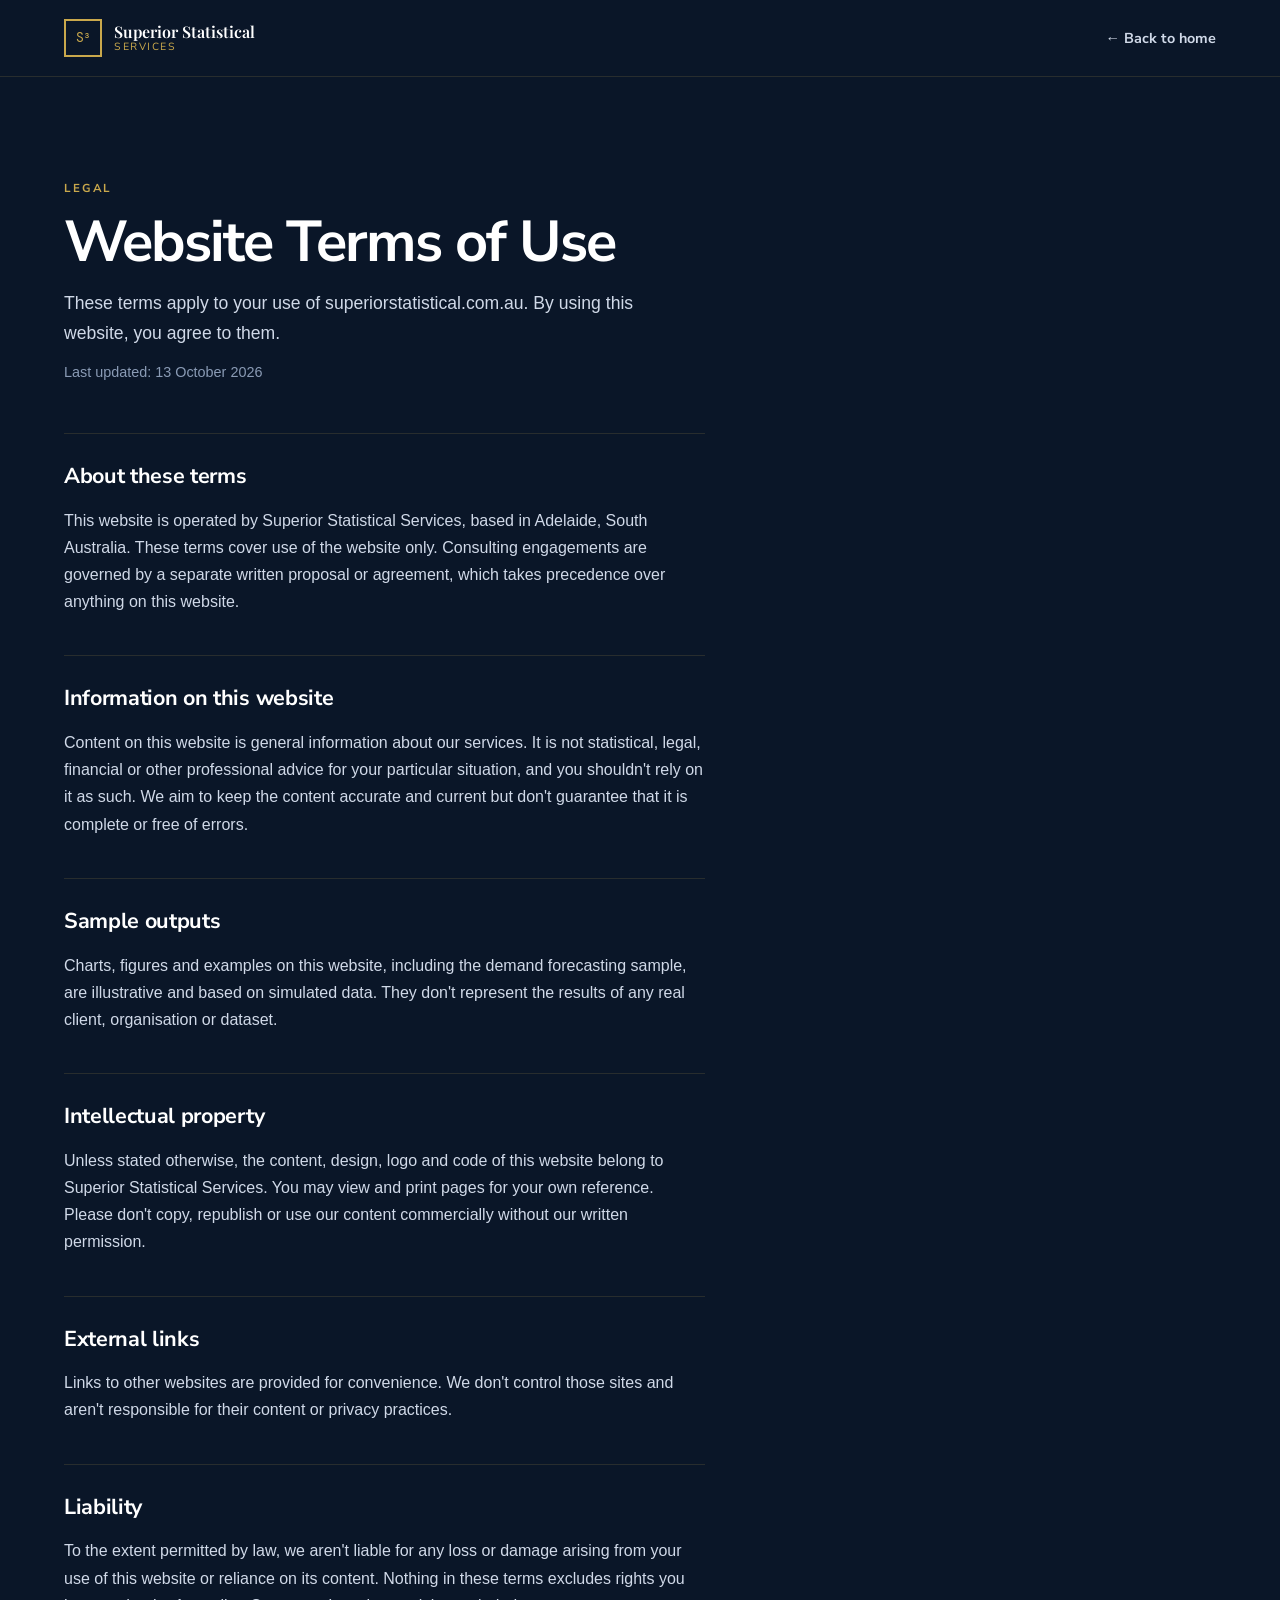
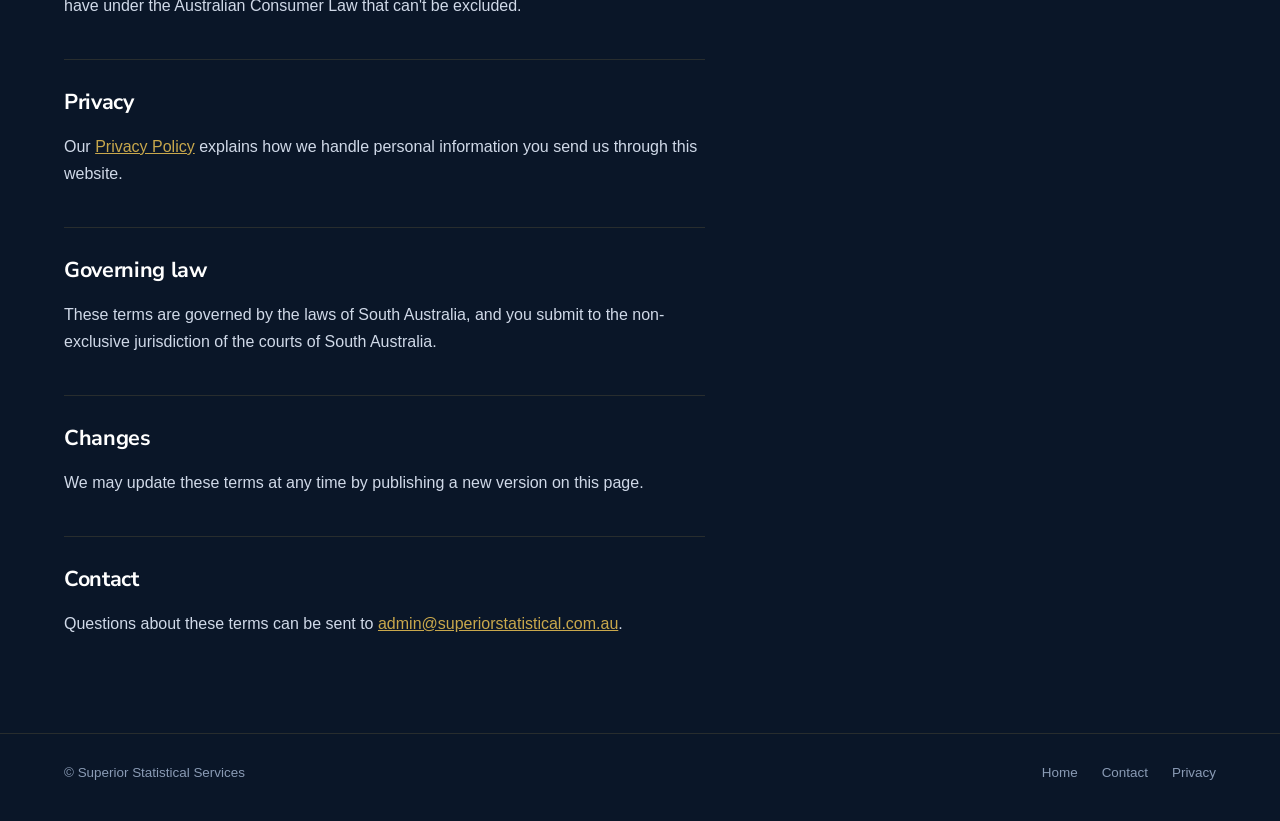
<file: terms.html>
<!DOCTYPE html>
<html lang="en">
<head>
<meta charset="UTF-8">
<meta name="viewport" content="width=device-width, initial-scale=1.0" />
<meta name="theme-color" content="#0a1628" />
<link rel="icon" type="image/x-icon" href="/favicon.ico" />
<link rel="icon" type="image/png" sizes="32x32" href="/favicon-32x32.png" />
<link rel="icon" type="image/png" sizes="16x16" href="/favicon-16x16.png" />
<link rel="apple-touch-icon" sizes="180x180" href="/apple-touch-icon.png" />
<link rel="manifest" href="/site.webmanifest" />
<meta property="og:site_name" content="Superior Statistical Services" />
<meta property="og:locale" content="en_AU" />
<meta property="og:type" content="website" />
<meta property="og:image" content="https://superiorstatistical.com.au/og-image.png" />
<meta property="og:image:width" content="1200" />
<meta property="og:image:height" content="630" />
<meta name="twitter:card" content="summary_large_image" />
<link rel="preconnect" href="https://fonts.googleapis.com" />
<link rel="preconnect" href="https://fonts.gstatic.com" crossorigin />
<link href="https://fonts.googleapis.com/css2?family=Nunito+Sans:wght@300;400;700&display=swap" rel="stylesheet" />
<link href="https://fonts.googleapis.com/css2?family=DM+Mono&family=Playfair+Display:wght@600&display=swap&text=SuperiorStatcl%20%C2%B3" rel="stylesheet" />
<link rel="stylesheet" href="/page.css" />
<title>Website Terms of Use | Superior Statistical Services</title>
<meta name="description" content="Terms of use for the Superior Statistical Services website, including use of content, sample outputs and external links.">
<link rel="canonical" href="https://superiorstatistical.com.au/terms.html" />
<meta property="og:title" content="Website Terms of Use | Superior Statistical Services" />
<meta property="og:url" content="https://superiorstatistical.com.au/terms.html" />
</head>
<body>

<header class="top">
  <div class="wrap">
    <a href="/" class="logo" aria-label="Superior Statistical Services home">
      <div class="logo-mark">S³</div>
      <div class="logo-text">Superior Statistical<span>Services</span></div>
    </a>
    <a href="/" class="back">← Back to home</a>
  </div>
</header>

<main>
  <div class="wrap">
    <span class="label">Legal</span>
    <h1>Website Terms of Use</h1>
    <p class="lede">These terms apply to your use of superiorstatistical.com.au. By using this website, you agree to them.</p>
    <p class="updated">Last updated: 13 October 2026</p>

    <div class="prose">
      <h2>About these terms</h2>
      <p>This website is operated by Superior Statistical Services, based in Adelaide, South Australia. These terms cover use of the website only. Consulting engagements are governed by a separate written proposal or agreement, which takes precedence over anything on this website.</p>

      <h2>Information on this website</h2>
      <p>Content on this website is general information about our services. It is not statistical, legal, financial or other professional advice for your particular situation, and you shouldn't rely on it as such. We aim to keep the content accurate and current but don't guarantee that it is complete or free of errors.</p>

      <h2>Sample outputs</h2>
      <p>Charts, figures and examples on this website, including the demand forecasting sample, are illustrative and based on simulated data. They don't represent the results of any real client, organisation or dataset.</p>

      <h2>Intellectual property</h2>
      <p>Unless stated otherwise, the content, design, logo and code of this website belong to Superior Statistical Services. You may view and print pages for your own reference. Please don't copy, republish or use our content commercially without our written permission.</p>

      <h2>External links</h2>
      <p>Links to other websites are provided for convenience. We don't control those sites and aren't responsible for their content or privacy practices.</p>

      <h2>Liability</h2>
      <p>To the extent permitted by law, we aren't liable for any loss or damage arising from your use of this website or reliance on its content. Nothing in these terms excludes rights you have under the Australian Consumer Law that can't be excluded.</p>

      <h2>Privacy</h2>
      <p>Our <a href="/privacy.html">Privacy Policy</a> explains how we handle personal information you send us through this website.</p>

      <h2>Governing law</h2>
      <p>These terms are governed by the laws of South Australia, and you submit to the non-exclusive jurisdiction of the courts of South Australia.</p>

      <h2>Changes</h2>
      <p>We may update these terms at any time by publishing a new version on this page.</p>

      <h2>Contact</h2>
      <p>Questions about these terms can be sent to <a href="mailto:admin@superiorstatistical.com.au">admin@superiorstatistical.com.au</a>.</p>
    </div>
  </div>
</main>

<footer>
  <div class="wrap">
    <span>© Superior Statistical Services</span>
    <ul>
      <li><a href="/">Home</a></li>
      <li><a href="/#contact">Contact</a></li>
      <li><a href="/privacy.html">Privacy</a></li>
    </ul>
  </div>
</footer>

</body>
</html>
</file>
<file: page.css>
/* Shared styles for the secondary pages (privacy, terms, 404). Matches the main site's navy and gold palette. */
:root {
  --navy: #0a1628;
  --navy-mid: #112240;
  --gold: #c9a84c;
  --gold-light: #e8c96a;
  --ink: #ffffff;
  --ink-soft: #d0d9e8;
  --muted: #8a9bb5;
  --line: rgba(201, 168, 76, 0.16);
  --line-strong: rgba(208, 217, 232, 0.3);
  --head: 'Museo Sans', 'Nunito Sans', 'Helvetica Neue', Arial, sans-serif;
  --body: 'Helvetica Neue', Helvetica, Arial, sans-serif;
  --gutter: clamp(1rem, 5vw, 5rem);
}

* { margin: 0; padding: 0; box-sizing: border-box; }
html { background: var(--navy); }

body {
  font-family: var(--body);
  color: var(--ink);
  background: var(--navy);
  line-height: 1.7;
  -webkit-font-smoothing: antialiased;
  min-height: 100vh;
  display: flex;
  flex-direction: column;
}

a { color: var(--gold); }
a:hover { color: var(--gold-light); }
::selection { background: var(--gold); color: var(--navy); }
:focus-visible { outline: 2px solid var(--gold); outline-offset: 3px; }

.wrap { width: 100%; max-width: 1320px; margin: 0 auto; padding: 0 var(--gutter); }

/* Header */
.top { border-bottom: 1px solid var(--line); }
.top .wrap { display: flex; align-items: center; justify-content: space-between; height: 4.75rem; gap: 1rem; }
.logo { display: flex; align-items: center; gap: 12px; text-decoration: none; }
.logo-mark {
  width: 38px; height: 38px;
  border: 2px solid var(--gold);
  display: flex; align-items: center; justify-content: center;
  font-family: 'DM Mono', monospace; font-size: 13px; color: var(--gold); letter-spacing: -1px;
}
.logo-text { font-family: 'Playfair Display', serif; font-size: 1rem; color: var(--ink); font-weight: 600; line-height: 1.2; }
.logo-text span {
  display: block; font-family: var(--head); font-size: 0.65rem; color: var(--gold);
  font-weight: 400; letter-spacing: 0.15em; text-transform: uppercase;
}
.back { font: 700 0.9rem var(--head); text-decoration: none; color: var(--ink-soft); }
.back:hover { color: var(--gold); }

/* Body copy */
main { flex: 1; padding: clamp(3rem, 8vw, 6rem) 0; }
.label {
  font: 700 0.72rem var(--head);
  letter-spacing: 0.16em; text-transform: uppercase; color: var(--gold);
}
h1 {
  font-family: var(--head); font-weight: 700;
  font-size: clamp(2.2rem, 5vw, 3.6rem);
  line-height: 1.05; letter-spacing: -0.035em;
  margin: 0.75rem 0 1rem;
}
.lede { color: var(--ink-soft); font-size: 1.1rem; max-width: 60ch; }
.updated { color: var(--muted); font-size: 0.9rem; margin-top: 0.75rem; }

.prose { max-width: 72ch; margin-top: 3rem; }
.prose h2 {
  font-family: var(--head); font-weight: 700; font-size: 1.35rem; letter-spacing: -0.015em;
  margin: 2.5rem 0 0.75rem; padding-top: 1.5rem; border-top: 1px solid var(--line);
}
.prose p, .prose li { color: var(--ink-soft); }
.prose p + p { margin-top: 1rem; }
.prose ul { margin: 0.75rem 0 0 1.25rem; }
.prose li + li { margin-top: 0.4rem; }
.prose strong { color: var(--ink); }

/* Buttons (404) */
.actions { display: flex; gap: 0.75rem; flex-wrap: wrap; margin-top: 2.5rem; }
.btn {
  display: inline-flex; align-items: center; gap: 0.6rem;
  padding: 0.95rem 1.7rem; border-radius: 999px;
  font: 700 0.92rem var(--head); text-decoration: none;
  border: 1px solid transparent; transition: background 0.2s, color 0.2s, border-color 0.2s;
}
.btn-solid { background: var(--gold); color: var(--navy); }
.btn-solid:hover { background: var(--gold-light); color: var(--navy); }
.btn-ghost { color: var(--ink); border-color: var(--line-strong); }
.btn-ghost:hover { border-color: var(--gold); color: var(--gold); }

.big-num {
  font-family: var(--head); font-weight: 300;
  font-size: clamp(6rem, 22vw, 14rem); line-height: 0.9; letter-spacing: -0.06em;
  color: var(--gold);
}

/* Footer */
footer { border-top: 1px solid var(--line); padding: 1.75rem 0 2.25rem; font-size: 0.84rem; color: var(--muted); }
footer .wrap { display: flex; justify-content: space-between; gap: 1rem 2rem; flex-wrap: wrap; }
footer ul { list-style: none; display: flex; gap: 1.5rem; flex-wrap: wrap; }
footer a { color: var(--muted); text-decoration: none; }
footer a:hover { color: var(--gold); }

@media (max-width: 600px) {
  .logo-text { font-size: 0.9rem; }
}
</file>
